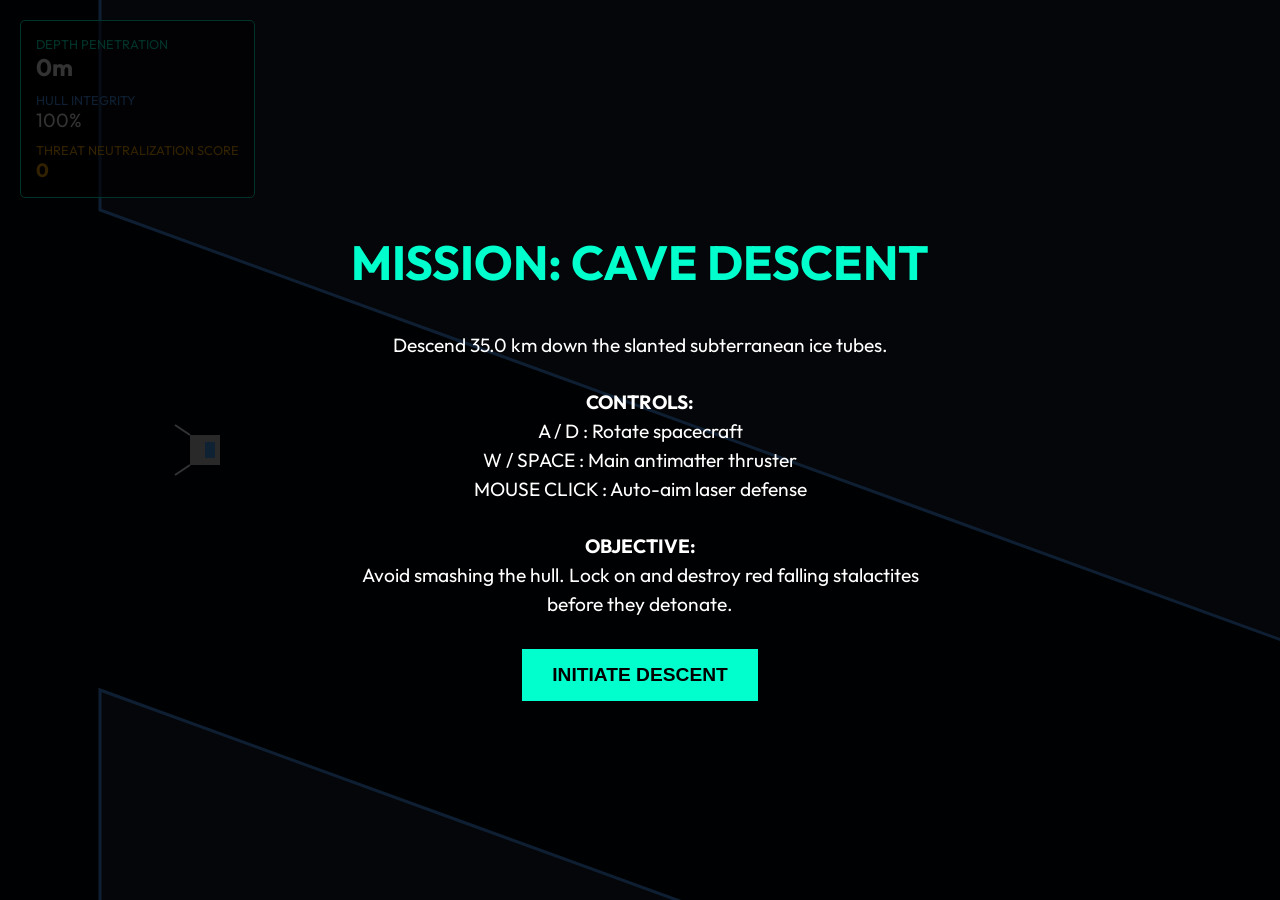
<file: cave.html>
<!DOCTYPE html>
<html lang="en">

<head>
    <meta charset="UTF-8">
    <meta name="viewport" content="width=device-width, initial-scale=1.0">
    <title>Europa Cave Explorer | Phase 2</title>
    <link href="https://fonts.googleapis.com/css2?family=Outfit:wght@300;600&display=swap" rel="stylesheet">
    <style>
        body {
            margin: 0;
            overflow: hidden;
            background: #001;
            font-family: 'Outfit', sans-serif;
            color: #fff;
        }

        canvas {
            display: block;
            cursor: crosshair;
        }

        #ui {
            position: absolute;
            top: 20px;
            left: 20px;
            background: rgba(0, 0, 0, 0.6);
            padding: 15px;
            border: 1px solid #00ffcc;
            border-radius: 5px;
            pointer-events: none;
        }

        #msg {
            position: absolute;
            top: 50%;
            left: 50%;
            transform: translate(-50%, -50%);
            text-align: center;
            display: none;
        }

        .btn {
            background: #00ffcc;
            color: #000;
            border: none;
            padding: 10px 20px;
            cursor: pointer;
            margin-top: 10px;
            pointer-events: all;
            font-weight: bold;
        }
    </style>
</head>

<body>
    <div id="start-screen" style="position: absolute; top:0; left:0; width:100%; height:100%; background: rgba(0,0,0,0.8); display: flex; flex-direction: column; align-items: center; justify-content: center; z-index: 100; text-align: center; color: white;">
        <h1 style="color: #00ffcc; font-size: 3rem; margin-bottom: 20px;">MISSION: CAVE DESCENT</h1>
        <p style="font-size: 1.2rem; max-width: 600px; line-height: 1.5; margin-bottom: 30px;">
            Descend 35.0 km down the slanted subterranean ice tubes.<br><br>
            <b>CONTROLS:</b><br>
            A / D : Rotate spacecraft<br>
            W / SPACE : Main antimatter thruster<br>
            MOUSE CLICK : Auto-aim laser defense<br><br>
            <b>OBJECTIVE:</b><br>
            Avoid smashing the hull. Lock on and destroy red falling stalactites before they detonate. 
        </p>
        <button id="start-btn" style="background:#00ffcc; color:#000; border:none; padding:15px 30px; font-size:1.2rem; font-weight: bold; cursor:pointer;" onclick="startGame()">INITIATE DESCENT</button>
    </div>

    <div id="ui">
        <div style="font-size:0.8rem; color:#00ffcc;">DEPTH PENETRATION</div>
        <div style="font-size:1.5rem; font-weight:bold;" id="depth">0m</div>
        <div style="margin-top:10px; font-size:0.8rem; color:#4a9eff;">HULL INTEGRITY</div>
        <div style="font-size:1.2rem;" id="hull">100%</div>
        <div style="margin-top:10px; font-size:0.8rem; color:#ffaa00;">THREAT NEUTRALIZATION SCORE</div>
        <div style="font-size:1.2rem; font-weight:bold; color:#ffaa00;" id="score">0</div>
    </div>
    <div id="msg">
        <h1 id="text" style="font-size:3rem;">MISSION COMPLETE</h1>
        <button class="btn" onclick="location.reload()">RESTART SECTOR</button>
        <a href="index.html"><button class="btn">HUB</button></a>
    </div>
    <canvas id="gameCanvas"></canvas>
    <script src="cave.js"></script>
</body>

</html>
</file>
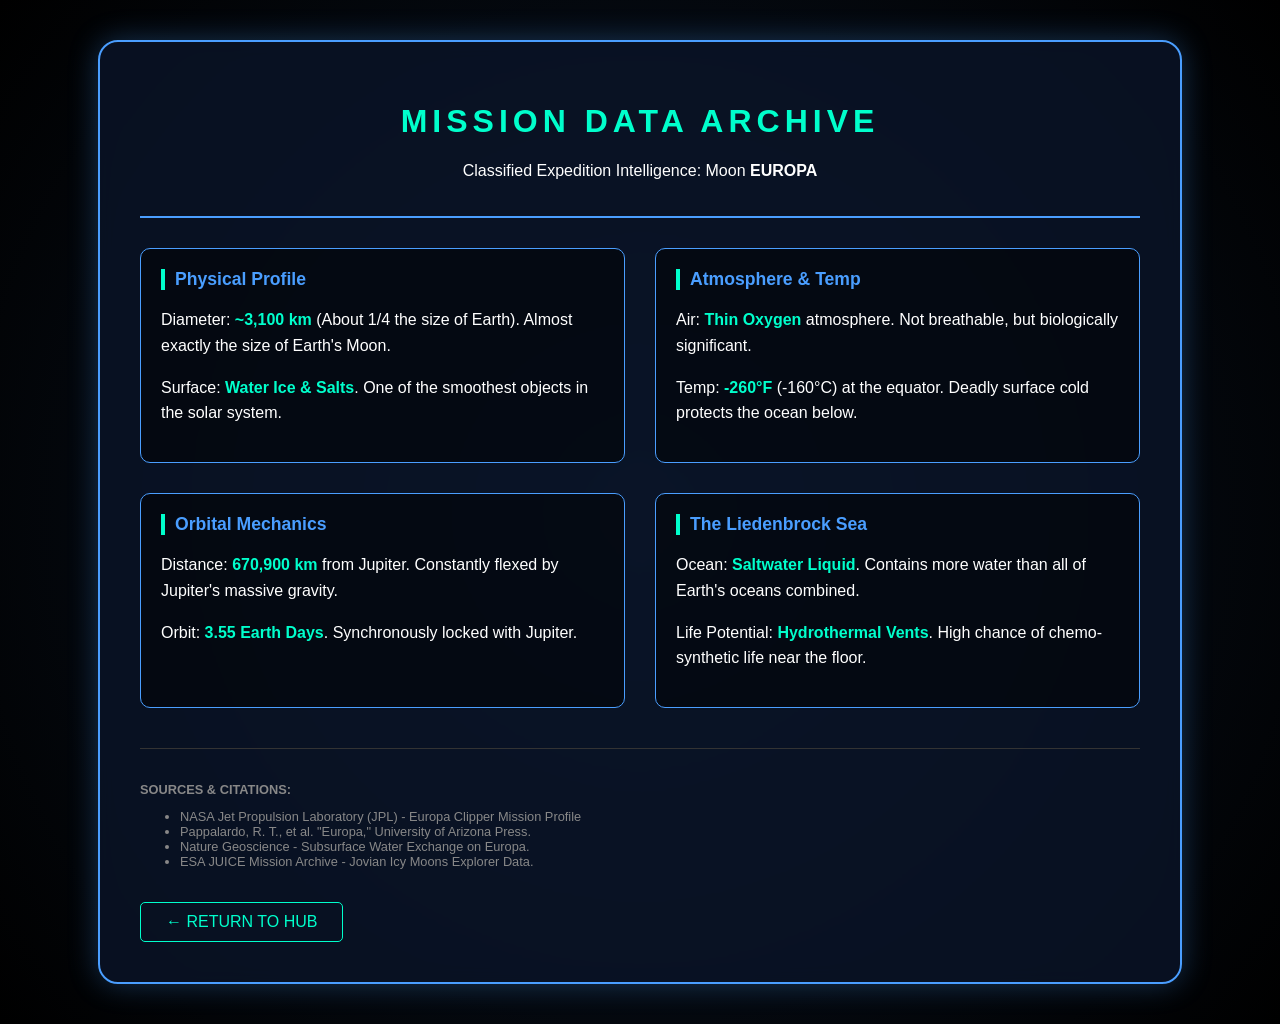
<file: citations.html>
<!DOCTYPE html>
<html lang="en">

<head>
    <meta charset="UTF-8">
    <meta name="viewport" content="width=device-width, initial-scale=1.0">
    <title>Expedition Research Dashboard</title>
    <link rel="stylesheet" href="style.css">
    <style>
        body {
            background: radial-gradient(circle at center, #0a1525 0%, #000 100%);
            display: flex;
            justify-content: center;
            align-items: center;
            min-height: 100vh;
            overflow-y: auto;
            padding: 40px;
        }

        .dashboard {
            max-width: 1000px;
            width: 100%;
            background: rgba(10, 20, 40, 0.8);
            border: 2px solid #4a9eff;
            box-shadow: 0 0 30px rgba(74, 158, 255, 0.3);
            border-radius: 20px;
            padding: 40px;
            position: relative;
            backdrop-filter: blur(10px);
        }

        .header {
            text-align: center;
            border-bottom: 2px solid #4a9eff;
            margin-bottom: 30px;
            padding-bottom: 20px;
        }

        .header h1 {
            color: #00ffcc;
            letter-spacing: 5px;
            text-transform: uppercase;
        }

        .grid {
            display: grid;
            grid-template-columns: 1fr 1fr;
            gap: 30px;
        }

        .card {
            background: rgba(0, 0, 0, 0.5);
            border: 1px solid #4a9eff;
            padding: 20px;
            border-radius: 10px;
        }

        .card h3 {
            color: #4a9eff;
            margin-top: 0;
            border-left: 4px solid #00ffcc;
            padding-left: 10px;
            font-size: 1.1rem;
        }

        .card p {
            color: #fff;
            line-height: 1.6;
            font-family: inherit;
        }

        .citations {
            margin-top: 40px;
            font-size: 0.8rem;
            color: #888;
            border-top: 1px solid #333;
            padding-top: 20px;
        }

        .back-btn {
            display: inline-block;
            margin-top: 20px;
            padding: 10px 25px;
            border: 1px solid #00ffcc;
            color: #00ffcc;
            text-decoration: none;
            transition: 0.3s;
            border-radius: 5px;
        }

        .back-btn:hover {
            background: #00ffcc;
            color: #000;
        }

        .stat {
            color: #00ffcc;
            font-weight: bold;
        }
    </style>
</head>

<body>
    <div class="dashboard">
        <div class="header">
            <h1>Mission Data Archive</h1>
            <p>Classified Expedition Intelligence: Moon <b>EUROPA</b></p>
        </div>

        <div class="grid">
            <div class="card">
                <h3>Physical Profile</h3>
                <p>Diameter: <span class="stat">~3,100 km</span> (About 1/4 the size of Earth). Almost exactly the size
                    of Earth's Moon.</p>
                <p>Surface: <span class="stat">Water Ice & Salts</span>. One of the smoothest objects in the solar
                    system.</p>
            </div>
            <div class="card">
                <h3>Atmosphere & Temp</h3>
                <p>Air: <span class="stat">Thin Oxygen</span> atmosphere. Not breathable, but biologically significant.
                </p>
                <p>Temp: <span class="stat">-260°F</span> (-160°C) at the equator. Deadly surface cold protects the
                    ocean below.</p>
            </div>
            <div class="card">
                <h3>Orbital Mechanics</h3>
                <p>Distance: <span class="stat">670,900 km</span> from Jupiter. Constantly flexed by Jupiter's massive
                    gravity.</p>
                <p>Orbit: <span class="stat">3.55 Earth Days</span>. Synchronously locked with Jupiter.</p>
            </div>
            <div class="card">
                <h3>The Liedenbrock Sea</h3>
                <p>Ocean: <span class="stat">Saltwater Liquid</span>. Contains more water than all of Earth's oceans
                    combined.</p>
                <p>Life Potential: <span class="stat">Hydrothermal Vents</span>. High chance of chemo-synthetic life
                    near the floor.</p>
            </div>
        </div>

        <div class="citations">
            <p><b>SOURCES & CITATIONS:</b></p>
            <ul>
                <li>NASA Jet Propulsion Laboratory (JPL) - Europa Clipper Mission Profile</li>
                <li>Pappalardo, R. T., et al. "Europa," University of Arizona Press.</li>
                <li>Nature Geoscience - Subsurface Water Exchange on Europa.</li>
                <li>ESA JUICE Mission Archive - Jovian Icy Moons Explorer Data.</li>
            </ul>
        </div>

        <a href="index.html" class="back-btn">← RETURN TO HUB</a>
    </div>
</body>

</html>
</file>
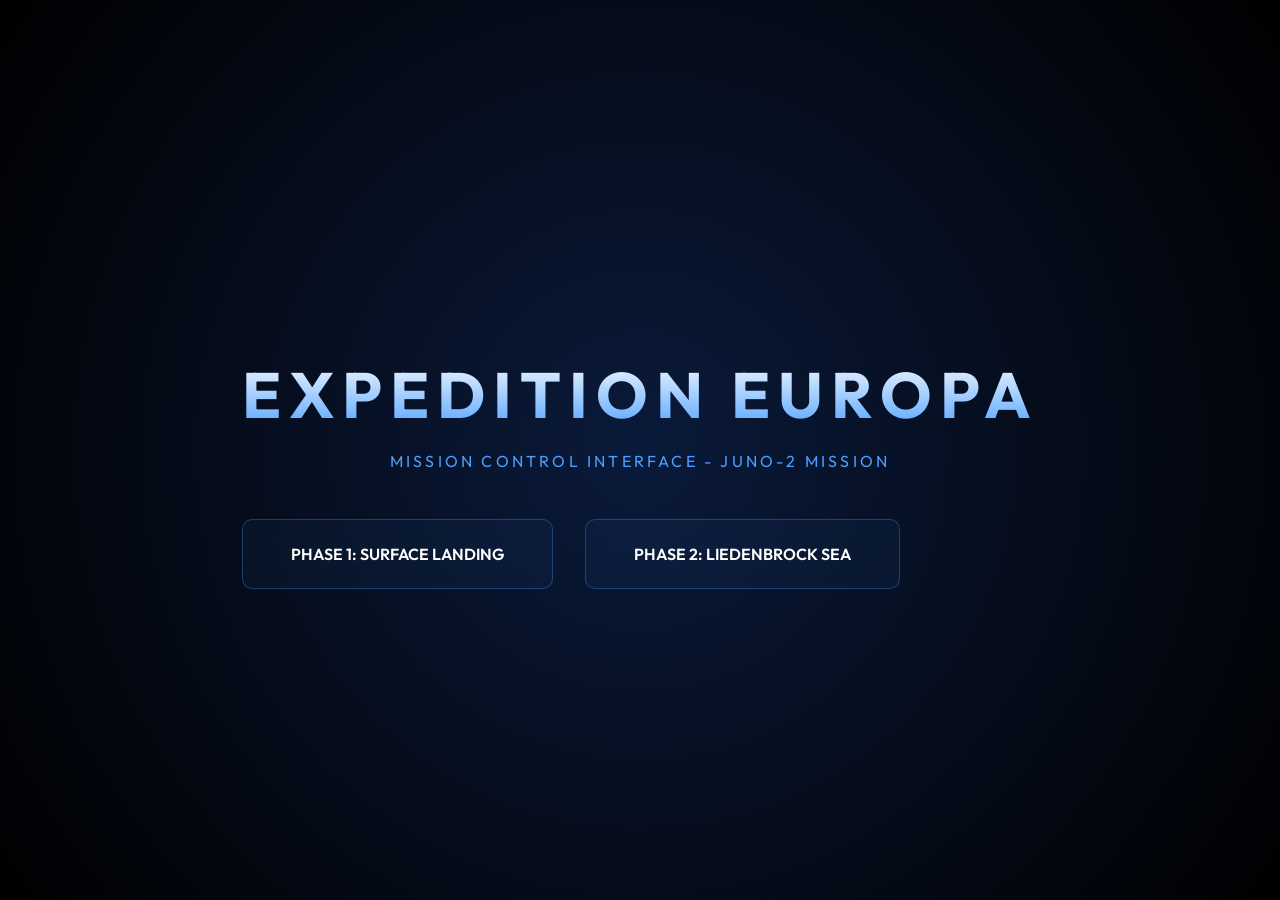
<file: hub.html>
<!DOCTYPE html>
<html lang="en">

<head>
    <meta charset="UTF-8">
    <meta name="viewport" content="width=device-width, initial-scale=1.0">
    <title>Europa Mission Hub</title>
    <link href="https://fonts.googleapis.com/css2?family=Outfit:wght@300;600&display=swap" rel="stylesheet">
    <style>
        body {
            margin: 0;
            background: #000;
            color: #fff;
            font-family: 'Outfit', sans-serif;
            display: flex;
            flex-direction: column;
            align-items: center;
            justify-content: center;
            height: 100vh;
            overflow: hidden;
            background: radial-gradient(circle at center, #0a1a3a 0%, #000 100%);
        }

        .container {
            text-align: center;
            z-index: 2;
        }

        h1 {
            font-size: 4rem;
            letter-spacing: 0.5rem;
            text-transform: uppercase;
            margin-bottom: 0;
            background: linear-gradient(180deg, #fff 0%, #4a9eff 100%);
            -webkit-background-clip: text;
            -webkit-text-fill-color: transparent;
        }

        p {
            color: #4a9eff;
            letter-spacing: 0.2rem;
            margin-bottom: 3rem;
        }

        .menu {
            display: flex;
            gap: 2rem;
        }

        .menu-item {
            padding: 1.5rem 3rem;
            border: 1px solid rgba(74, 158, 255, 0.3);
            background: rgba(74, 158, 255, 0.05);
            border-radius: 10px;
            cursor: pointer;
            transition: all 0.3s;
            text-decoration: none;
            color: #fff;
            text-transform: uppercase;
            font-weight: 600;
            backdrop-filter: blur(10px);
        }

        .menu-item:hover {
            background: rgba(74, 158, 255, 0.2);
            border-color: #4a9eff;
            transform: translateY(-5px);
            box-shadow: 0 10px 30px rgba(74, 158, 255, 0.2);
        }
    </style>
</head>

<body>
    <div class="container">
        <h1>EXPEDITION EUROPA</h1>
        <p>MISSION CONTROL INTERFACE - JUNO-2 MISSION</p>
        <div class="menu">
            <a href="lander.html" class="menu-item">Phase 1: Surface Landing</a>
            <a href="index.html" class="menu-item">Phase 2: Liedenbrock Sea</a>
        </div>
    </div>
</body>

</html>
</file>
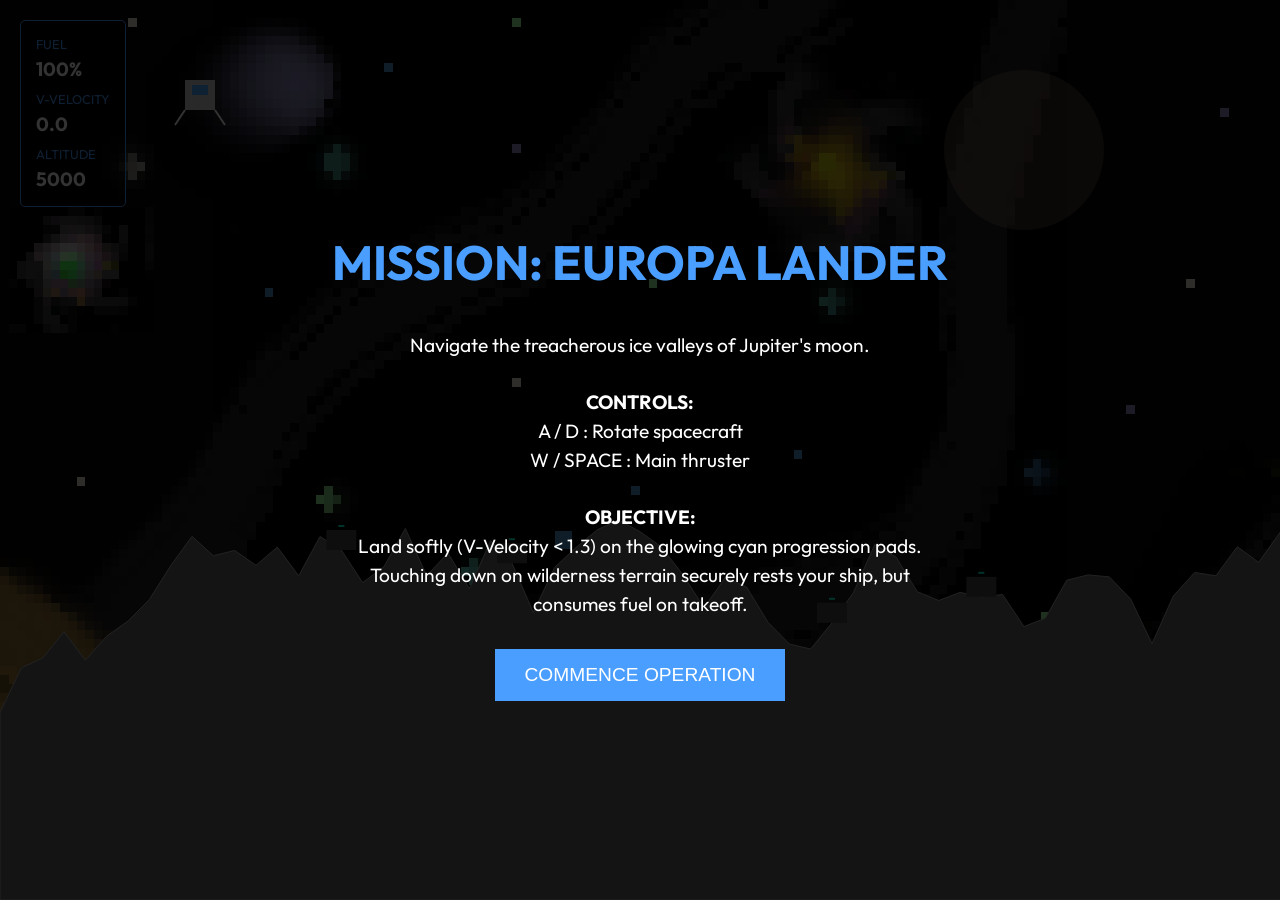
<file: lander.html>
<!DOCTYPE html>
<html lang="en">

<head>
    <meta charset="UTF-8">
    <meta name="viewport" content="width=device-width, initial-scale=1.0">
    <title>Europa Lander | Phase 1</title>
    <link href="https://fonts.googleapis.com/css2?family=Outfit:wght@300;600&display=swap" rel="stylesheet">
    <style>
        body {
            margin: 0;
            overflow: hidden;
            background: #000;
            font-family: 'Outfit', sans-serif;
            color: #fff;
        }

        canvas {
            display: block;
        }

        #ui {
            position: absolute;
            top: 20px;
            left: 20px;
            pointer-events: none;
            background: rgba(0, 0, 0, 0.6);
            padding: 15px;
            border: 1px solid #4a9eff;
            border-radius: 5px;
        }

        .status {
            font-size: 0.8rem;
            color: #4a9eff;
            margin-bottom: 5px;
        }

        .value {
            font-size: 1.2rem;
            font-weight: bold;
        }

        #msg {
            position: absolute;
            top: 50%;
            left: 50%;
            transform: translate(-50%, -50%);
            font-size: 3rem;
            text-align: center;
            display: none;
        }

        .btn {
            background: #4a9eff;
            color: #fff;
            border: none;
            padding: 10px 20px;
            cursor: pointer;
            margin-top: 10px;
            pointer-events: all;
        }
    </style>
</head>

<body>
    <div id="start-screen" style="position: absolute; top:0; left:0; width:100%; height:100%; background: rgba(0,0,0,0.8); display: flex; flex-direction: column; align-items: center; justify-content: center; z-index: 100; text-align: center;">
        <h1 style="color: #4a9eff; font-size: 3rem; margin-bottom: 20px;">MISSION: EUROPA LANDER</h1>
        <p style="font-size: 1.2rem; max-width: 600px; line-height: 1.5; margin-bottom: 30px;">
            Navigate the treacherous ice valleys of Jupiter's moon. <br><br>
            <b>CONTROLS:</b><br>
            A / D : Rotate spacecraft<br>
            W / SPACE : Main thruster<br><br>
            <b>OBJECTIVE:</b><br>
            Land softly (V-Velocity &lt; 1.3) on the glowing cyan progression pads. Touching down on wilderness terrain securely rests your ship, but consumes fuel on takeoff.
        </p>
        <button id="start-btn" style="background:#4a9eff; color:#fff; border:none; padding:15px 30px; font-size:1.2rem; cursor:pointer;" onclick="startGame()">COMMENCE OPERATION</button>
    </div>

    <div id="ui">
        <div class="status">FUEL</div>
        <div class="value" id="fuel">100%</div>
        <div style="margin-top:10px" class="status">V-VELOCITY</div>
        <div class="value" id="vvel">0.0</div>
        <div style="margin-top:10px" class="status">ALTITUDE</div>
        <div class="value" id="alt">5000</div>
    </div>
    <div id="msg">
        <span id="text"></span><br>
        <button class="btn" onclick="location.reload()">RETRY MISSION</button>
        <a href="index.html"><button class="btn">RETURN TO HUB</button></a>
    </div>
    <canvas id="gameCanvas"></canvas>
    <script src="lander.js"></script>
</body>

</html>
</file>
<file: style.css>
body {
    margin: 0;
    padding: 0;
    overflow: hidden;
    background-color: #000;
    font-family: 'Outfit', sans-serif;
    color: #fff;
}

#ui-overlay {
    position: absolute;
    top: 0;
    left: 0;
    width: 100%;
    height: 100%;
    pointer-events: none;
    z-index: 10;
    display: flex;
    flex-direction: column;
    justify-content: space-between;
    padding: 2rem;
    box-sizing: border-box;
    background: radial-gradient(circle, transparent 40%, rgba(0, 5, 20, 0.8) 100%);
}

.hud-top {
    display: flex;
    justify-content: space-between;
}

.hud-bottom {
    display: flex;
    justify-content: center;
    align-items: flex-end;
}

.mission-title {
    font-size: 1.5rem;
    letter-spacing: 0.2rem;
    text-transform: uppercase;
    color: #4a9eff;
    text-shadow: 0 0 10px rgba(74, 158, 255, 0.5);
}

.coordinates {
    font-family: monospace;
    color: #00ffcc;
}

.depth-meter {
    font-size: 3rem;
    font-weight: bold;
    color: #fff;
    text-shadow: 0 0 20px rgba(255, 255, 255, 0.3);
}

.depth-label {
    font-size: 0.8rem;
    text-transform: uppercase;
    color: #888;
    text-align: center;
}

.controls-hint {
    background: rgba(0, 0, 0, 0.5);
    backdrop-filter: blur(5px);
    padding: 1rem;
    border: 1px solid rgba(74, 158, 255, 0.3);
    border-radius: 8px;
    font-size: 0.9rem;
    line-height: 1.5;
}

.thruster-bar {
    width: 200px;
    height: 10px;
    background: #111;
    border: 1px solid #333;
    margin-top: 10px;
    position: relative;
    overflow: hidden;
}

.thruster-fill {
    height: 100%;
    width: 0%;
    background: linear-gradient(90deg, #4a9eff, #00ffcc);
    transition: width 0.1s;
}

#cockpit-overlay {
    position: fixed;
    top: 0;
    left: 0;
    width: 100%;
    height: 100%;
    pointer-events: none;
    z-index: 5;
    border: 60px solid #1a1c2c;
    box-sizing: border-box;
    mask-image: linear-gradient(#000, #000),
        url('data:image/svg+xml;utf8,<svg xmlns="http://www.w3.org/2000/svg" viewBox="0 0 100 100" preserveAspectRatio="none"><polygon points="50,5 95,25 95,75 50,95 5,75 5,25" fill="black"/></svg>');
    mask-size: cover;
    mask-composite: exclude;
    -webkit-mask-image: linear-gradient(#000, #000),
        url('data:image/svg+xml;utf8,<svg xmlns="http://www.w3.org/2000/svg" viewBox="0 0 100 100" preserveAspectRatio="none"><polygon points="50,5 95,25 95,75 50,95 5,75 5,25" fill="black"/></svg>');
    -webkit-mask-size: cover;
    -webkit-mask-composite: xor;
}

#viewport-frame {
    position: absolute;
    top: 0;
    left: 0;
    width: 100%;
    height: 100%;
    border: 4px solid #4a9eff;
    box-shadow: inset 0 0 50px rgba(74, 158, 255, 0.4);
    clip-path: polygon(50% 5%, 95% 25%, 95% 75%, 50% 95%, 5% 75%, 5% 25%);
}
</file>
